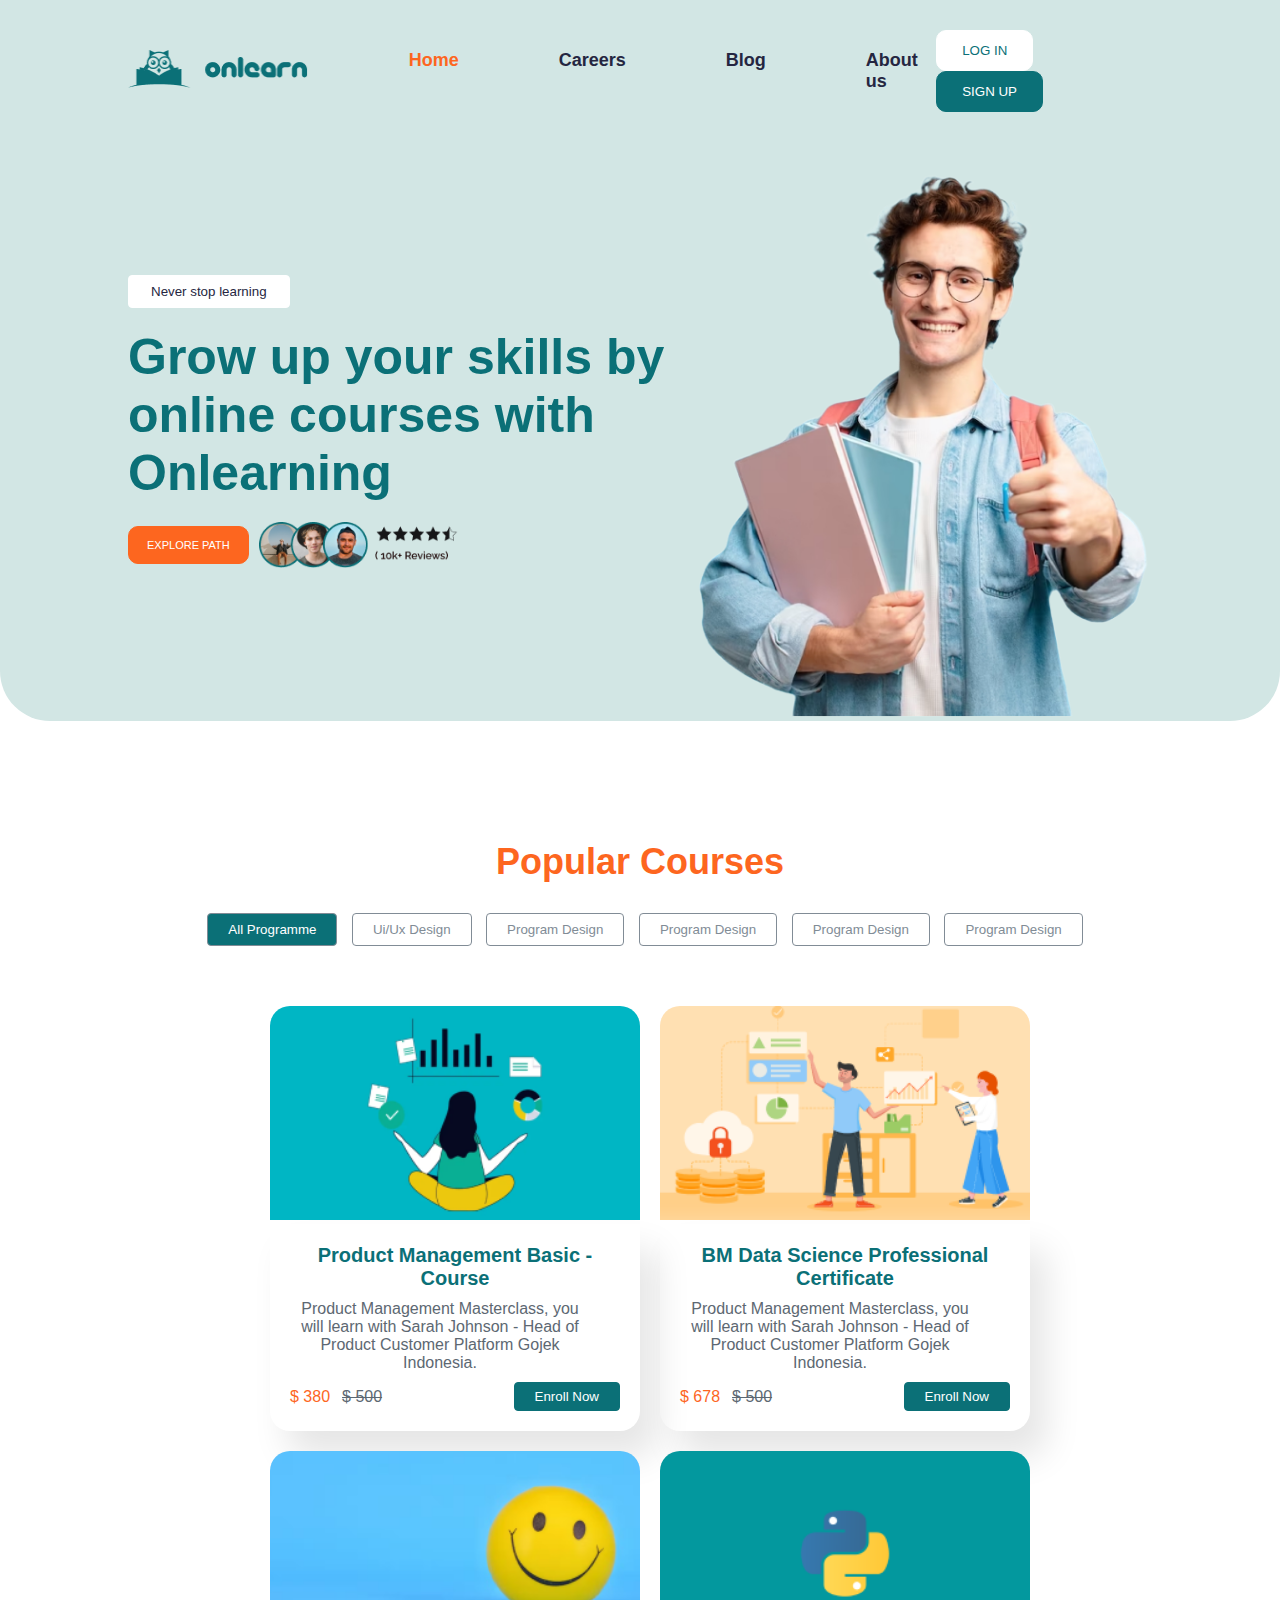
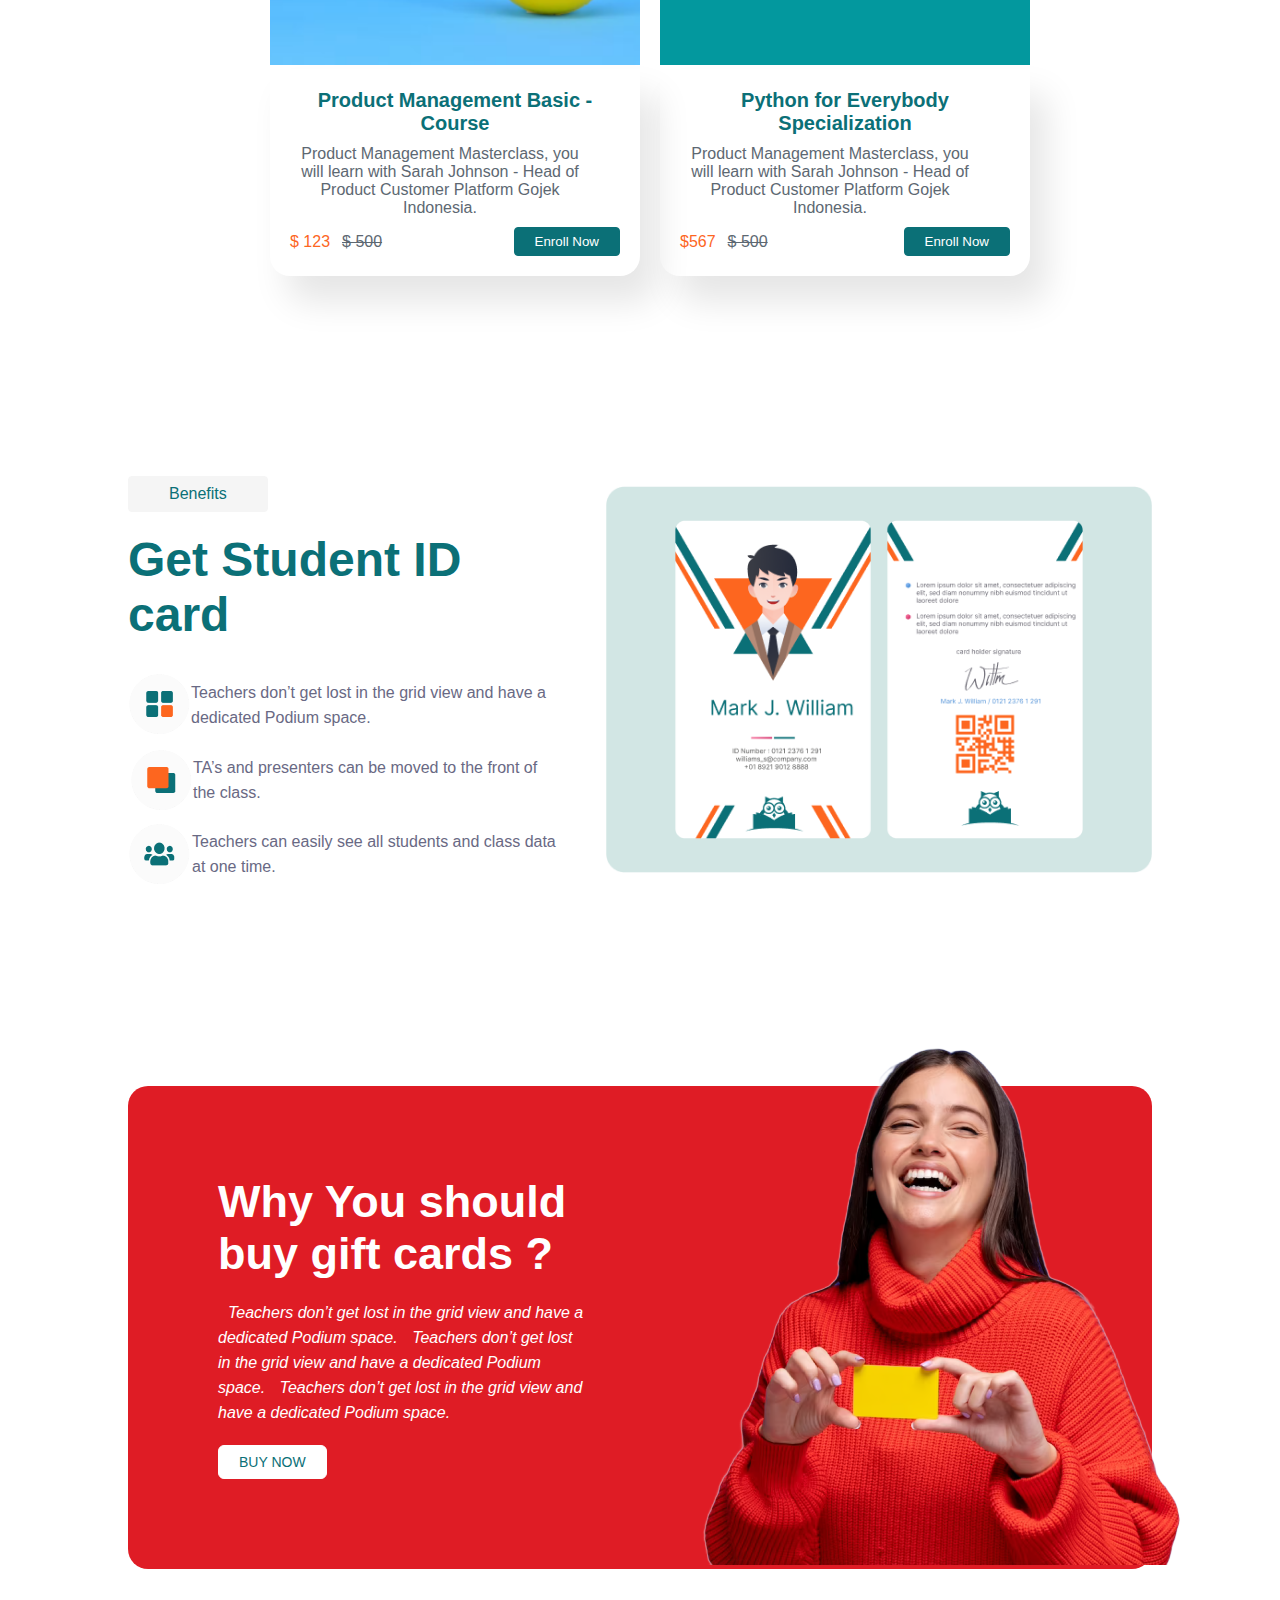
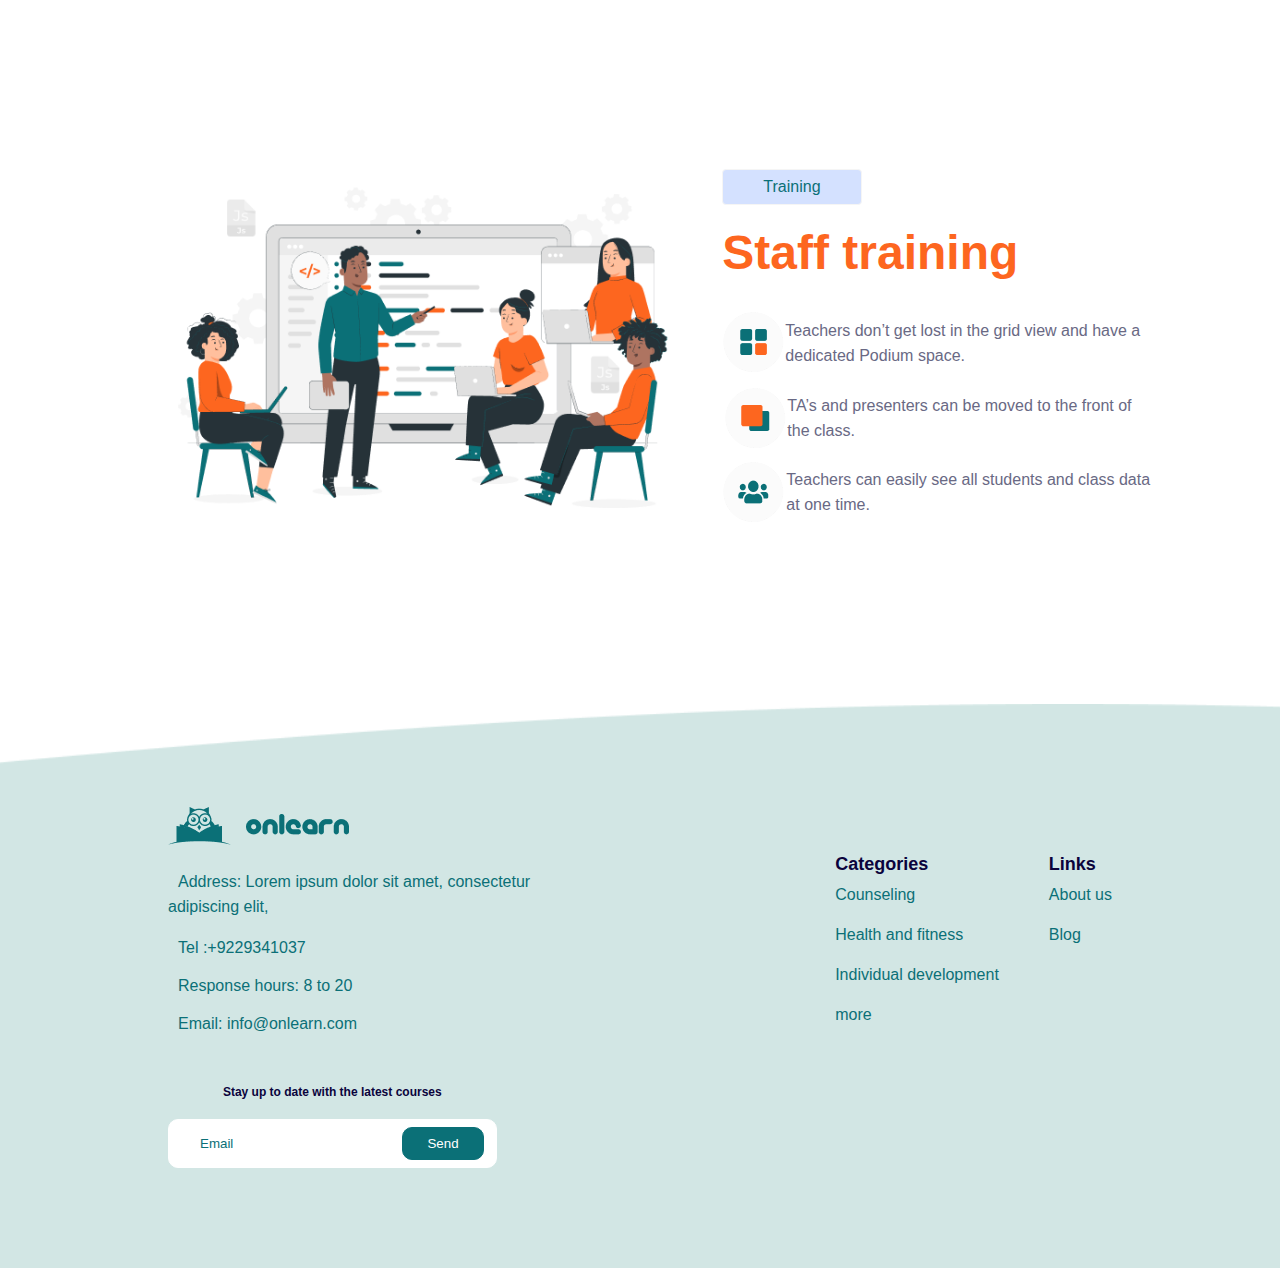
<file: index.html>
<!DOCTYPE html>
<html lang="en">

<head>
    <meta charset="UTF-8">
    <meta name="viewport" content="width=device-width, initial-scale=1.0">
    <title>Website-Practice</title>
    <link rel="stylesheet" href="https://cdnjs.cloudflare.com/ajax/libs/font-awesome/6.6.0/css/all.min.css"
        integrity="sha512-Kc323vGBEqzTmouAECnVceyQqyqdsSiqLQISBL29aUW4U/M7pSPA/gEUZQqv1cwx4OnYxTxve5UMg5GT6L4JJg=="
        crossorigin="anonymous" referrerpolicy="no-referrer" />
    <link rel="stylesheet" href="style.css">
</head>

<body>
    <header>
        <div class="container">
            <main class="header-main">
                <div class="header-left"><img src="Frame 237646.png" alt="logo"></div>
                <div class="header-center">
                    <ul>
                        <li><a class="first-a" href="#">Home</a></li>
                        <li><a href="#">Careers</a></li>
                        <li><a href="#">Blog</a></li>
                        <li><a href="#">About us</a></li>
                    </ul>
                </div>
                <div class="header-right">
                    <button class="login-btn">LOG IN</button>
                    <button class="signup-btn">SIGN UP</button>
                </div>
            </main>
        </div>
    </header>

    <!-- ////////////////////////////////////////////////////////////////////////// -->

    <section class="banner">
        <div class="container">
            <main class="banner-main">
                <div class="banner-left">
                    <button class="banner-btn-1">Never stop learning</button>
                    <p>Grow up your skills by online courses with Onlearning</p>
                    <div class="center"> <button class="banner-btn-2">explore path</button>
                        <img src="Button.png" alt="photo" class="banner-left-img">
                    </div>
                </div>
                <div class="banner-right"><img src="image-uM5ZOTW7R-transformed 1.png" alt=""></div>
            </main>
        </div>
    </section>
    <!-- ////////////////////////////////////////////////////////////////////
      -->

    <section class="section-1">
        <div class="container">
            <main class="sec1-main">
                <div class="sec1-1">
                    <h2>Popular Courses</h2>
                </div>
                <div class="sec1-2">
                    <button class="btn1">all programme</button>
                    <button>ui/ux design</button>
                    <button>program design</button>
                    <button>program design</button>
                    <button>program design</button>
                    <button>program design</button>
                </div>

                <div class="sec1-3">
                    <div class="sec1-3-card1">
                        <img src="Rectangle 2749.png" alt="img">
                        <div class="img-padd">
                            <h3 class="section-1-h3">Product Management Basic - Course</h3>
                            <p class="section-1-p">Product Management Masterclass, you will learn with Sarah Johnson -
                                Head of Product Customer
                                Platform Gojek Indonesia.</p>
                            <div class="sec1-3-center">
                                <div class="sec1-3-center-flex">
                                    <p class="para-1">$ 380</p>
                                    <p class="para-2">$ 500</p>
                                </div>
                                <button class="sec1-3-btn">Enroll Now</button>

                            </div>
                        </div>

                    </div>

                    <div class="sec1-3-card2">
                        <img src="Rectangle 2749 (1).png" alt="img">
                        <div class="img-padd">
                            <h3 class="section-1-h3">BM Data Science Professional Certificate</h3>
                            <p class="section-1-p">Product Management Masterclass, you will learn with Sarah Johnson -
                                Head of Product Customer
                                Platform Gojek Indonesia.</p>
                            <div class="sec1-3-center">
                                <div class="sec1-3-center-flex">
                                    <p class="para-1">$ 678</p>
                                    <p class="para-2">$ 500</p>
                                </div>
                                <button class="sec1-3-btn">Enroll Now</button>
                            </div>
                        </div>

                    </div>

                    <div class="sec1-3-card3">
                        <img src="Rectangle 2749 (2).png" alt="img">
                        <div class="img-padd">
                            <h3 class="section-1-h3">Product Management Basic - Course</h3>
                            <p class="section-1-p">Product Management Masterclass, you will learn with Sarah Johnson -
                                Head of Product Customer
                                Platform Gojek Indonesia.</p>
                            <div class="sec1-3-center">
                                <div class="sec1-3-center-flex">
                                    <p class="para-1">$ 123</p>
                                    <p class="para-2">$ 500</p>
                                </div>
                                <button class="sec1-3-btn">Enroll Now</button>
                            </div>
                        </div>
                    </div>

                    <div class="sec1-3-card4">
                        <img src="Rectangle 2749 (3).png" alt="img">
                        <div class="img-padd">
                            <h3 class="section-1-h3">Python for Everybody Specialization</h3>
                            <p class="section-1-p">Product Management Masterclass, you will learn with Sarah Johnson -
                                Head of Product Customer
                                Platform Gojek Indonesia.</p>
                            <div class="sec1-3-center">
                                <div class="sec1-3-center-flex">
                                    <p class="para-1">$567</p>
                                    <p class="para-2">$ 500</p>
                                </div>
                                <button class="sec1-3-btn">Enroll Now</button>
                            </div>
                        </div>
                    </div>
                </div>
            </main>
        </div>

    </section>

    <!-- ////////////////////////////////////////////////////////////// -->

    <section class="section-2">
        <div class="container">
            <main class="section-2-main">
                <div class="sec2-left">
                    <button>Benefits</button>
                    <h2>Get Student ID card</h2>
                    <div class="sec2-left-1">
                        <img src="Group 237640.png" alt="img">
                        <p>Teachers don’t get lost in the grid view and have a dedicated Podium space.
                        </p>
                    </div>
                    <div class="sec2-left-1">
                        <img src="Group 237641.png" alt="img">
                        <p>TA’s and presenters can be moved to the front of the class.

                        </p>
                    </div>
                    <div class="sec2-left-1">
                        <img src="Group 237642.png" alt="img">
                        <p>Teachers can easily see all students and class data at one time.
                        </p>
                    </div>
                </div>
                <div class="sec2-right">
                    <img src="Frame 237675.png" alt="img">
                </div>

            </main>
        </div>
    </section>
    <!-- /////////////////////////////////////////////////////////////////////// -->

    <section class="section-3">
        <div class="container">
            <main class="sec3-main">
                <div class="sec3-left">
                    <h2>Why You should buy gift cards ?</h2>
                    <i class="fa-brands fa-galactic-republic"><span>Teachers don’t get lost in the grid view and have a
                            dedicated Podium space.</span></i>
                    <i class="fa-brands fa-galactic-republic"><span>Teachers don’t get lost in the grid view and have a
                            dedicated Podium space.</span></i>
                    <i class="fa-brands fa-galactic-republic"><span>Teachers don’t get lost in the grid view and have a
                            dedicated Podium space.</span></i>
                    <div class="sec3-left-btn">
                        <button>Buy Now</button>
                    </div>
                </div>
                <div class="sec3-right">
                    <img src="image 6.png" alt="">
                </div>
            </main>
        </div>
    </section>

    <!-- /////////////////////////////////////////////////////////////////////
      -->


    <section class="section-2">
        <div class="container">
            <main class="section-2-main">

                <div class="sec2-right sec2-right-2">
                    <img src="pana.png" alt="">
                </div>

                <div class="sec2-left">
                    <button style="background-color: #D4E1FF;">Training</button>
                    <h2 style="color: #FD661F;">Staff training</h2>
                    <div class="sec2-left-1">
                        <img src="Group 237640.png" alt="img">
                        <p>Teachers don’t get lost in the grid view and have a dedicated Podium space.
                        </p>
                    </div>
                    <div class="sec2-left-1">
                        <img src="Group 237641.png" alt="img">
                        <p>TA’s and presenters can be moved to the front of the class.

                        </p>
                    </div>
                    <div class="sec2-left-1">
                        <img src="Group 237642.png" alt="img">
                        <p>Teachers can easily see all students and class data at one time.
                        </p>
                    </div>
                </div>

            </main>
        </div>
    </section>

    <!-- ////////////////////////////////////////////////////////////////
      -->


    <footer>
        <div class="container">
            <main class="footer-main">
                <div class="footer-left-side">
                    <img src="Frame 237646.png" alt="">
                    <p class="addres-p"> <i class="fa-solid fa-location-dot"></i> Address:
                        Lorem ipsum dolor sit amet, consectetur adipiscing elit,</p>
                    <p><i class="fa-solid fa-phone"></i> Tel :+9229341037</p>
                    <p><i class="fa-solid fa-clock"></i> Response hours: 8 to 20</p>
                    <p><i class="fa-solid fa-envelope"> </i>Email: info@onlearn.com</p>

                </div>
                <div class="footer-center-side">
                    <div class="footer-1">
                        <h4>Categories</h4>
                        <ul>
                            <li><a href="#">Counseling</a></li>
                            <li><a href="#">Health and fitness</a></li>
                            <li><a href="#">Individual development</a></li>
                            <li><a href="#">more</a></li>
                        </ul>
                    </div>
                    <div class="footer-2">
                        <h4>Links</h4>
                        <ul>
                            <li><a href="#">About us</a></li>
                            <li><a href="#">Blog</a></li>
                        </ul>
                    </div>
                </div>
                <div class="footer-right-side">
                        <h5>Stay up to date with the latest courses</h5>
                        <div class="footer-btn">
                            <input type="email" placeholder="Email">
                            <button>Send</button>
                        </div>
                </div>
            </main>
        </div>
    </footer>







</body>

</html>
</file>
<file: style.css>
* {
    padding: 0;
    box-sizing: border-box;
    margin: 0;
    font-family: sans-serif;
    list-style: none;
    text-decoration: none;
}

.container {
    width: 80%;
    margin: 0 auto;
}

header {
    background-color: #D2E6E4;
    padding: 30px 0 10px 0;
}

.header-main {
    display: flex;
    align-items: center;
    justify-content: space-between;
}

.header-left img {
    width: 100%;
}

.header-center ul {
    display: flex;
}

.header-center ul li {
    margin-left: 100px;
}

.first-a {
    color: #FD661F !important;
}

.header-center ul li a {
    color: #252641;
    font-size: 18px;
    font-weight: 700;
    transition: all 0.5s;
}

.header-center ul li a:hover {
    color: #0B7077;
}

.header-right .login-btn {
    background-color: #fff;
    border: 1px solid #fff;
    color: #0B7077;
    margin-right: 10px;
    transition: all 0.8s ease-in-out;
}

.header-right .login-btn:hover {
    background-color: #0B7077;
    color: #fff;
    border: 1px solid #0B7077;
}

.header-right .signup-btn {
    background-color: #0B7077;
    color: #fff;
    border: 1px solid #0B7077;
    transition: all 0.8s ease-in-out;
}

.header-right .signup-btn:hover {
    background-color: #0b7077b3;
    border: 1px solid #0b707764;
    color: #fff;
}

.header-right .login-btn,
.signup-btn {
    border-radius: 10px;
    Padding: 12px 25px 12px 25px;
}

@media screen and (max-width: 1213px) {
    .header-center ul li {
        margin-left: 40px;
    }
}

@media screen and (max-width: 1024px) {
    .header-main {
        flex-direction: column;
    }

    .header-center {
        margin-top: 20px;
        margin-bottom: 20px;
    }
}

@media screen and (max-width: 710px) {
    .header-center ul {
        flex-direction: column;
    }

    .header-center ul li {
        border-bottom: 2px solid #0B7077;
        text-align: center;
        /* margin-right: 70px; */
        padding-top: 10px;
    }
}

/* //////////////////////////////////////////////////////////////////////////////// */

.banner-left{
    animation: move 1s ease  forwards alternate-reverse ;
}
@keyframes move {
    from{
        transform: translateY(-20px);
        filter: blur(0px);
    }to{
        transform: translateY(200px);
        filter: blur(100px);
    }
}
.banner {
    background-color: #D2E6E4;
    border-bottom-left-radius: 50px;
    border-bottom-right-radius: 50px;
}

.banner-main {
    display: flex;
    align-items: center;
    justify-content: space-between;
}

.banner-left .banner-btn-1 {
    background-color: #fff;
    color: #252641;
    padding: 8px 22px 8px 22px;
    border: 1px solid #fff;
    border-radius: 4px;
    align-items: center;
}

.banner-left p {
    color: #0B7077;
    font-size: 50px;
    font-weight: 700;
    margin-top: 20px;
    margin-bottom: 20px;
    max-width: 600px;
}

.banner-left .banner-btn-2 {
    background-color: #FD661F;
    border: 1px solid #FD661F;
    border-radius: 10px;
    padding: 12px 18px 12px 18px;
    color: white;
    text-transform: uppercase;
    font-size: 11px;
}

.banner-left-img {
    align-items: center;
    max-width: 200px;
    margin-left: 10px;
}

.banner-right {
    max-width: 500px;
}

.banner-right img {
    width: 100%;
}

.center {
    align-items: center;
    display: flex;
}

@media screen and (max-width: 970px) {
    .banner-left p {
        font-size: 40px;
    }
}

@media screen and (max-width: 850px) {
    .banner-main {
        display: inline-block;
        padding-top: 10%;
        text-align: center;
    }

    .banner {
        text-align: center;
    }

    .banner-right {
        margin: 0 auto;
    }

    .center {
        justify-content: center;
    }
}

/* ///////////////////////////////////////////////////////// */
.sec1-1 h2 {
    color: #FD661F;
    font-size: 36px;
}

.sec1-main {
    padding-top: 120px;
    text-align: center;
    padding-bottom: 80px;
}

.sec1-2 button {
    flex-wrap: wrap;
    margin-left: 10px;
    padding: 8px 20px;
    color: #818C96;
    text-transform: capitalize;
    border-radius: 4px;
    border: 1px solid #818C96;
    background-color: #fff;
    transition: all 0.6s;
    margin-top: 30px;
    margin-bottom: 10px;
}

.sec1-2 button:hover {
    background-color: #0B7077;
    color: #fff;
}

.sec1-2 .btn1 {
    background-color: #0B7077;
    color: #fff;
}

.sec1-3 {
    display: flex;
    align-items: center;
    justify-content: center;
    /* flex-wrap: wrap; */
    padding-top: 50px;
}

.sec1-3-center {
    display: flex;
    align-items: center;
    justify-content: space-between;
}

.sec1-3-center-flex {
    display: flex;
}

.section-1-h3 {
    font-size: 20px;
    color: #0B7077;
    max-width: 330px;
}

.section-1-p {
    max-width: 300px;
    margin-top: 10px;
    margin-bottom: 10px;
    font-size: 16px;
    color: #5d6872;
}

.para-1 {
    color: #FD661F !important;
}

.para-2 {
    text-decoration: line-through;
    color: #5d6872;
    margin-left: 12px;
}

.sec1-3-btn {
    padding: 6px 20px;
    background-color: #0B7077;
    color: #fff;
    border-radius: 4px;
    border: 1px solid #0B7077;
    transition: all 0.6s;
}

.sec1-3-btn:hover {
    background-color: #0b7077d8;
}

.img-padd {
    padding: 20px;
    box-shadow: 17px 26px 35px 0px rgba(0, 0, 0, 0.1);
    border-bottom-left-radius: 20px;
    border-bottom-right-radius: 20px;
}

.sec1-3-card1 img,
.sec1-3-card2 img,
.sec1-3-card3 img,
.sec1-3-card4 img {
    width: 100%;
    border-top-left-radius: 20px;
    border-top-right-radius: 20px;
}

.sec1-3-card1,
.sec1-3-card2,
.sec1-3-card3,
.sec1-3-card4 {
    margin-left: 20px;
    padding-bottom: 20px;
    transition: all 0.9s ease-in-out;
}

@media screen and (max-width: 1545px){
    .sec1-3{
     flex-wrap: wrap;
    
    }
}
@media screen and (max-width: 1030px){
    .sec1-3-card1,
.sec1-3-card2,
.sec1-3-card3,
.sec1-3-card4{
    margin-top:20px;
}
}
/* /////////////////////////////////////////////////////////////////////////////// */

.section-2-main {
    display: flex;
    align-items: center;
    justify-content: space-between;
    padding-top: 100px;
    padding-bottom: 80px;
}

.sec2-left button {
    background-color: #F5F5F5;
    color: #0B7077;
    border: 1px solid #F5F5F5;
    padding: 8px 40px;
    border-radius: 4px;
    font-size: 16px;
    transition: all 0.6s ease-in-out;
}

.sec2-left button:hover {
    background-color: #0B7077;
    color: #F5F5F5;
}

.sec2-left h2 {
    color: #0B7077;
    font-size: 48px;
    font-weight: 700;
    padding-top: 20px;
    padding-bottom: 20px;
}

.sec2-left-1 {
    display: flex;
    align-items: center;
    padding-top: 10px;
}

.sec2-left-1 p {
    color: #696984;
    max-width: 400px;
    line-height: 25px;
}
.sec2-right img{
    width: 100%;
}
@media screen and (max-width: 1326px){
    .sec2-right{
        margin-left: 50px;
    }
}
@media screen and (max-width: 1334px){
    .sec2-right-2{
        margin-right: 50px;
    }
}
@media screen and (max-width: 1030px){
   .section-2-main{
    flex-direction: column;
   }
   .sec2-right-2{
    margin-bottom: 50px;
   }
   .sec2-left button, h2{
   margin:  0 auto;
   display: flex;
   align-items: center;
   justify-content: center;
   }
}

/* //////////////////////////////////////////////////////////// */
.section-3{
    padding-top: 120px;
    padding-bottom: 100px;
    
}
.sec3-main {
    display: flex;
    align-items: center;
    justify-content: space-between;
    background: #DF1C25;
    border-radius: 20px;
    position: relative;
    padding: 90px;
}
.sec3-left{
    max-width: 44%;
    width: 100%;
    
}
.sec3-left h2{
    font-size: 45px;
    max-width: 500px;
    font-weight: 700;
    color: #fff;
    margin-bottom: 20px;
}
.sec3-left i{
    color: #fff;
    line-height: 25px;
}
.sec3-left span{
    margin-left: 10px;
    line-height: 20px;
}
.sec3-left button{
    background-color: #fff;
    color: #0B7077;
    border: 1px solid #fff;
    padding: 8px 20px;
    border-radius: 6px;
    font-weight: 500;
  transition: all 0.6s ease-in-out;
  text-transform: uppercase;
  font-size: 14px;
  margin-top: 20px;
}
.sec3-left button:hover{
    background-color: #0B7077;
    color: #fff;
    border: 1px solid #0B7077;
}
.sec3-right{
position: absolute;
    right: -30px;
    bottom: 0;
}
@media screen and (max-width: 1221px){
    .sec3-main{
        padding: 50px 50px;
    }
    .sec3-right{
        max-width: 600px;
        
    }
    .sec3-right img{
        width: 100%;
    }
}
@media screen and (max-width: 1030px){
    .sec3-main{
     flex-direction: column;
     padding: 50px 0 0px 0;
    }
    .sec3-right{
       margin: 0 auto;
       text-align: center;
       display: flex;
       align-items: center;
       justify-content: center;
       position: relative;
    }
    .sec3-left{
      /* text-align: center; */
        max-width: 100%;
    }
    .sec3-left h2{
        margin:  0 auto;
        text-align: center;
       padding-bottom: 20px;
    }
    .sec3-left i{
      margin-left: 20px;
    }
    .sec3-left .sec3-left-btn{
        text-align: center;
    }
    .sec3-right img{
        margin-top: 50px;
    }
    .section-3{
        padding-top: 10px;
        padding-bottom: 10px;
    }
    
 }

/* //////////////////////////////////////////////////////////////////// */

footer{
    background-image: url(Rectangle\ 2689.png);
    width: 100%;
    margin-top: 100px;
    padding: 50px;
    background-repeat: no-repeat;
    background-size: cover;  
}
.footer-main{
    flex-wrap: wrap;
    display: flex;
    align-items: center;
    justify-content: space-between;
    padding: 50px 0 50px 0;
}
.footer-right-side{
    display: flex;
}
.footer-right-side h5{
    color: #0A033C;
    font-size: 14px;
    padding-bottom: 20px;
}
.footer-left-side p{
    color: #0B7077;
    padding-top: 20px;
}
.addres-p{
    max-width: 400px;
    line-height: 25px;
}
.footer-left-side i{
    padding-right: 10px;
}
.footer-center-side{
    display: flex;
    justify-content: space-between;
}
.footer-2{
    margin-left: 50px;
}
.footer-1 h4, .footer-2 h4{
    color:#0A033C;
    font-size: 18px;
    font-weight: 700;
}
.footer-1 ul li a, .footer-2 ul li a{
    color: #0B7077;
    line-height: 40px;
}
.footer-right-side{
    display: block;
}
.footer-right-side h5{
    color: #0A033C;
    text-align: center;
    font-size: 12px;
}
.footer-btn{
    background-color: #fff;
    border-radius: 10px;
    border: 1px solid #fff;

}
.footer-btn input{
    background-color: #fff;
    border: 1px solid #fff;
    padding: 15px 20px 15px 20px;
    margin-left: 10px;
}
.footer-btn input::placeholder{
    color: #0B7077;
}
.footer-btn button{
    padding: 8px 24px;
    background-color: #0B7077;
    color: #fff;
    border: 1px solid #0B7077;
    border-radius: 10px;
    margin-right: 12px;
}
@media screen and (max-width: 1350px){
    .footer-right-side, .footer-center-side {
      margin-top: 50px;
    }
}
@media screen and (max-width: 1030px){
    footer{
        margin-top: 0;

    }
}
@media screen and (max-width: 500px){
    .footer-btn{
        display: flex;
    }
}
@media screen and (max-width: 400px){
    .footer-btn{
        flex-direction: column;
    }
    .footer-btn button{
        margin-right: 0;
    }
}
</file>
